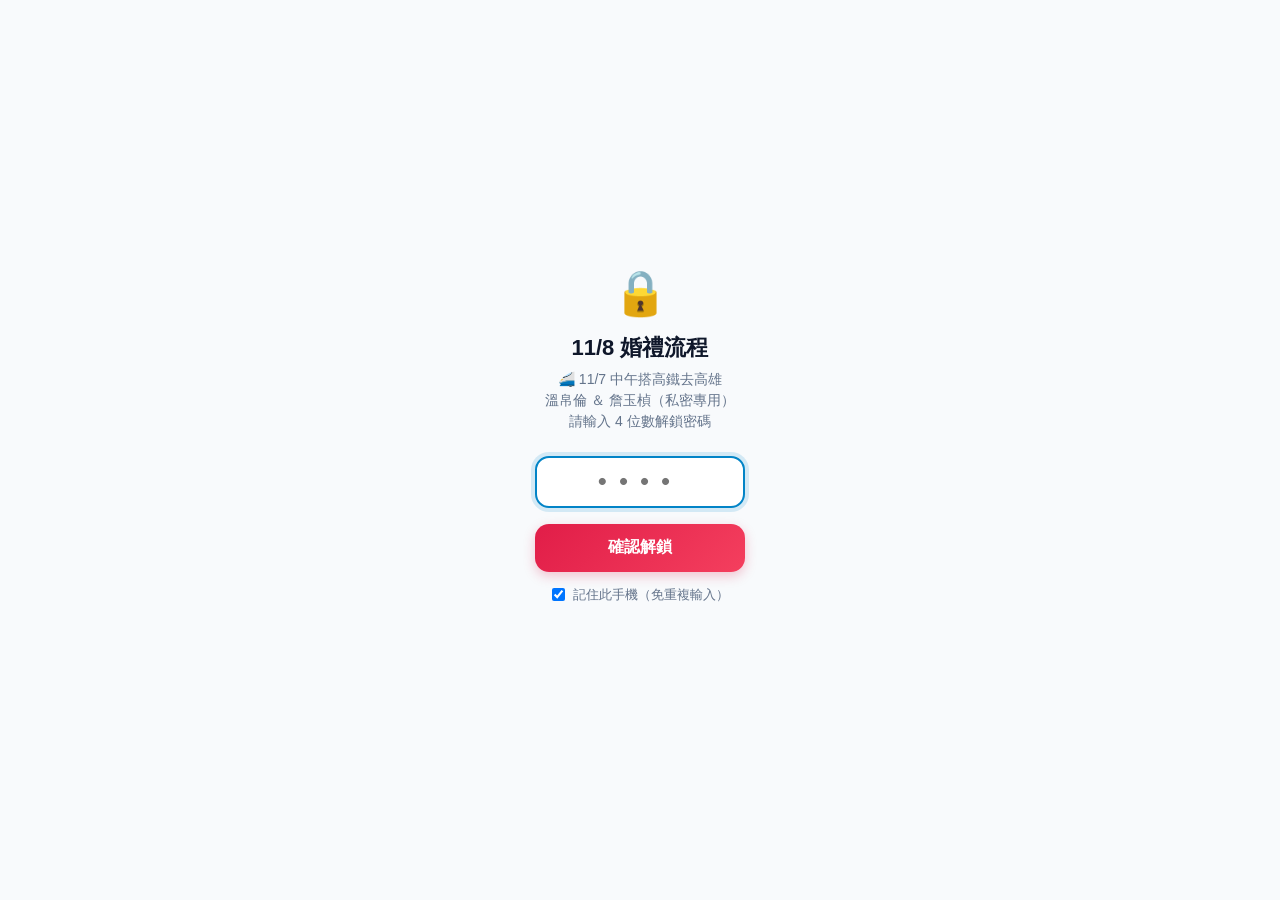
<file: plan-1101.html>
<!DOCTYPE html>
<html lang="zh-TW">
<head>
  <meta charset="UTF-8">
  <meta name="viewport" content="width=device-width, initial-scale=1.0, maximum-scale=1.0, user-scalable=no, viewport-fit=cover">
  <meta name="robots" content="noindex, nofollow, noarchive">
  <meta name="apple-mobile-web-app-capable" content="yes">
  <meta name="apple-mobile-web-app-status-bar-style" content="default">
  <meta name="apple-mobile-web-app-title" content="11/8婚禮流程">
  <link rel="apple-touch-icon" href="apple-touch-icon.png">
  <link rel="apple-touch-icon" sizes="180x180" href="apple-touch-icon.png">
  <link rel="icon" type="image/png" href="apple-touch-icon.png">
  <meta name="theme-color" content="#f8fafc">
  <title>11/8 婚禮流程 (11/7 中午搭高鐵去高雄)</title>
  <style>
    :root {
      --bg: #f8fafc;
      --card-bg: #ffffff;
      --card-border: #e2e8f0;
      --text: #1e293b;
      --subtext: #64748b;
      --accent: #e11d48;
      --rose: #f43f5e;
      --gold: #d97706;
      --blue: #0284c7;
      --green: #059669;
      --purple: #7c3aed;
      --tag-bg: #fff1f2;
      --tag-color: #e11d48;
      --tag-border: #fecdd3;
      --shadow-sm: 0 1px 3px rgba(0,0,0,0.05), 0 1px 2px rgba(0,0,0,0.04);
      --shadow-md: 0 4px 6px -1px rgba(0,0,0,0.07), 0 2px 4px -2px rgba(0,0,0,0.05);
    }
    * { box-sizing: border-box; margin: 0; padding: 0; font-family: -apple-system, BlinkMacSystemFont, "SF Pro Display", "SF Pro Text", "Segoe UI", Roboto, sans-serif; -webkit-tap-highlight-color: transparent; }
    body { background-color: var(--bg); color: var(--text); min-height: 100vh; padding: 16px; padding-top: max(16px, env(safe-area-inset-top)); padding-bottom: max(50px, env(safe-area-inset-bottom)); }

    /* 鎖定頁面 */
    #lock-screen {
      position: fixed; top: 0; left: 0; width: 100vw; height: 100vh;
      background: #f8fafc; z-index: 9999;
      display: flex; flex-direction: column; align-items: center; justify-content: center;
      padding: 24px;
    }
    .lock-icon { font-size: 44px; margin-bottom: 14px; }
    .lock-title { font-size: 22px; font-weight: 800; margin-bottom: 6px; color: #0f172a; }
    .lock-desc { font-size: 14px; color: var(--subtext); margin-bottom: 24px; text-align: center; line-height: 1.5; }
    .pin-input {
      width: 210px; height: 52px; font-size: 26px; text-align: center; letter-spacing: 12px;
      border: 2px solid #cbd5e1; background: #ffffff; color: #0f172a;
      border-radius: 14px; outline: none; margin-bottom: 16px; box-shadow: var(--shadow-sm);
      transition: all 0.2s ease;
    }
    .pin-input:focus { border-color: var(--blue); box-shadow: 0 0 0 4px rgba(2, 132, 199, 0.15); }
    .unlock-btn {
      width: 210px; height: 48px; border-radius: 14px; background: linear-gradient(135deg, #e11d48, #f43f5e);
      color: #fff; font-size: 16px; font-weight: 700; border: none; cursor: pointer;
      display: flex; align-items: center; justify-content: center; gap: 8px; box-shadow: 0 4px 12px rgba(225, 29, 72, 0.25);
    }
    .remember-wrap { display: flex; align-items: center; gap: 8px; margin-top: 14px; font-size: 13px; color: var(--subtext); }
    .error-msg { color: var(--accent); font-size: 13px; margin-top: 12px; min-height: 18px; font-weight: 600; }

    /* 主要內容 */
    #main-content { display: none; }

    .top-nav { display: flex; justify-content: space-between; align-items: center; margin-bottom: 14px; }
    .lock-btn {
      font-size: 12px; font-weight: 600; color: var(--subtext); background: #ffffff;
      border: 1px solid var(--card-border); border-radius: 8px; padding: 6px 12px; cursor: pointer;
      box-shadow: var(--shadow-sm);
    }

    .header-card {
      background: linear-gradient(135deg, #fff7ed 0%, #fff1f2 50%, #ffffff 100%);
      border: 1px solid #fed7aa;
      border-radius: 20px; padding: 20px; margin-bottom: 16px;
      box-shadow: var(--shadow-md);
    }
    .h-title { font-size: 23px; font-weight: 800; color: #0f172a; margin-bottom: 4px; letter-spacing: -0.5px; }
    .h-hsr { font-size: 13px; font-weight: 700; color: #c2410c; background: #ffedd5; display: inline-block; padding: 3px 10px; border-radius: 8px; margin-bottom: 10px; }
    .hsr-box {
      background: #ffffff;
      border: 1px dashed #fb923c;
      border-radius: 12px;
      padding: 10px 14px;
      margin-bottom: 14px;
      font-size: 13px;
      line-height: 1.6;
      color: #9a3412;
      box-shadow: 0 1px 2px rgba(0,0,0,0.03);
    }
    .hsr-box-row { display: flex; align-items: center; justify-content: space-between; flex-wrap: wrap; gap: 4px; }
    .hsr-code { font-weight: 800; font-size: 15px; color: #ea580c; font-family: monospace; letter-spacing: 1px; }
    .h-meta { font-size: 13px; color: #475569; margin-bottom: 14px; display: flex; flex-direction: column; gap: 5px; line-height: 1.45; }
    .tags { display: flex; flex-wrap: wrap; gap: 6px; }
    .tag { font-size: 12px; padding: 4px 10px; border-radius: 10px; background: #f1f5f9; color: #475569; font-weight: 600; border: 1px solid #e2e8f0; }
    .tag.primary { background: var(--tag-bg); color: var(--tag-color); border: 1px solid var(--tag-border); font-weight: 700; }

    .sec-head {
      font-size: 16px; font-weight: 800; color: #0f172a;
      margin: 24px 0 12px 2px; display: flex; align-items: center; justify-content: space-between;
    }
    .sec-sub { font-size: 12px; color: var(--subtext); font-weight: normal; }

    /* 時間軸 */
    .timeline { position: relative; padding-left: 22px; }
    .timeline::before {
      content: ""; position: absolute; left: 7px; top: 8px; bottom: 8px;
      width: 2px; background: #e2e8f0;
    }
    .t-item { position: relative; margin-bottom: 12px; }
    .t-dot {
      position: absolute; left: -22px; top: 8px; width: 14px; height: 14px;
      border-radius: 50%; background: #ffffff; border: 3px solid var(--blue);
    }
    .t-dot.accent { border-color: var(--accent); background: var(--accent); }
    .t-dot.gold { border-color: var(--gold); }
    .t-dot.purple { border-color: var(--purple); }
    
    .t-card {
      background: var(--card-bg); border: 1px solid var(--card-border);
      border-radius: 14px; padding: 13px 15px; box-shadow: var(--shadow-sm);
    }
    .t-head { display: flex; justify-content: space-between; align-items: baseline; margin-bottom: 4px; }
    .t-time { font-size: 16px; font-weight: 800; color: var(--blue); font-variant-numeric: tabular-nums; }
    .t-time.accent { color: var(--accent); }
    .t-time.gold { color: var(--gold); }
    .t-title { font-size: 15px; font-weight: 700; color: #0f172a; }
    .t-desc { font-size: 13px; color: #475569; line-height: 1.5; }
    .t-note { font-size: 12px; color: #b45309; margin-top: 5px; line-height: 1.4; background: #fef3c7; padding: 4px 8px; border-radius: 6px; display: inline-block; }

    /* 車隊清單卡片 */
    .fleet-card {
      background: var(--card-bg); border: 1px solid var(--card-border);
      border-radius: 16px; padding: 14px 16px; margin-top: 10px; box-shadow: var(--shadow-sm);
    }
    .fleet-row {
      display: flex; flex-direction: column; gap: 3px; padding: 11px 0;
      border-bottom: 1px solid #f1f5f9; font-size: 13px; line-height: 1.45;
    }
    .fleet-row:last-child { border-bottom: none; }
    .fleet-car-title { font-weight: 800; color: #0f172a; display: flex; align-items: center; gap: 6px; }
    .fleet-info { color: #334155; font-size: 13px; padding-left: 2px; }

    /* 核對清單 */
    .check-card {
      background: var(--card-bg); border: 1px solid var(--card-border);
      border-radius: 16px; padding: 14px 16px; margin-top: 10px; box-shadow: var(--shadow-sm);
    }
    .c-item {
      display: flex; align-items: flex-start; gap: 12px; padding: 11px 0;
      border-bottom: 1px solid #f1f5f9; font-size: 13px; line-height: 1.5; color: #334155;
      cursor: pointer; user-select: none;
    }
    .c-item:last-child { border-bottom: none; }
    .c-item.done { text-decoration: line-through; color: #94a3b8; }
    .c-checkbox {
      width: 20px; height: 20px; border-radius: 6px; border: 2px solid #cbd5e1;
      display: flex; align-items: center; justify-content: center; flex-shrink: 0; margin-top: 1px;
      background: #ffffff; transition: all 0.15s ease;
    }
    .c-item.done .c-checkbox { background: var(--green); border-color: var(--green); }
    .c-item.done .c-checkbox::after { content: "✓"; color: #ffffff; font-size: 12px; font-weight: 900; }
  </style>
</head>
<body>

  <!-- 解鎖畫面 -->
  <div id="lock-screen">
    <div class="lock-icon">🔒</div>
    <div class="lock-title">11/8 婚禮流程</div>
    <div class="lock-desc">🚄 11/7 中午搭高鐵去高雄<br>溫帛倫 ＆ 詹玉楨（私密專用）<br>請輸入 4 位數解鎖密碼</div>
    <input type="password" id="pin-code" class="pin-input" maxlength="4" pattern="[0-9]*" inputmode="numeric" placeholder="••••" autofocus>
    <button class="unlock-btn" onclick="checkPin()">確認解鎖</button>
    <label class="remember-wrap">
      <input type="checkbox" id="remember-me" checked> 記住此手機（免重複輸入）
    </label>
    <div id="err-text" class="error-msg"></div>
  </div>

  <!-- 解鎖後主要內容 -->
  <div id="main-content">
    <div class="top-nav">
      <span style="font-size: 12px; color: var(--subtext);">MR.Q WEDDING</span>
      <button class="lock-btn" onclick="relock()">重新上鎖 🔒</button>
    </div>

    <!-- 頂部資訊卡 -->
    <div class="header-card">
      <div class="h-title">11/8 婚禮流程</div>
      <div><span class="h-hsr">🚄 11/7 中午搭高鐵去高雄</span></div>

      <!-- 高鐵去程票務速查備忘 -->
      <div class="hsr-box">
        <div class="hsr-box-row">
          <span><strong>🚄 去程車次：</strong>1225（南港 12:40 - 左營 14:30）</span>
        </div>
        <div class="hsr-box-row">
          <span><strong>💺 座位車廂：</strong>標準車廂 (3 車 3A)</span>
          <span><strong>🎫 訂位代號：</strong><span class="hsr-code">01987334</span></span>
        </div>
      </div>

      <div class="h-meta">
        <div>👰 <strong>新娘</strong>：詹玉楨 ｜ 🤵 <strong>新郎</strong>：溫帛倫</div>
        <div>👨‍👩‍👧 <strong>男方父母</strong>：溫增龍、李美鳳 ｜ <strong>女方父母</strong>：詹順揚、邱莉芬</div>
        <div>📅 2026/11/08（日） ｜ 🪑 桌數：14 桌 ｜ 禮服：白紗＋龍鳳褂</div>
        <div>📍 <strong>宴客地點</strong>：阿海餐廳（高雄市美濃區新興街 2-5 號）</div>
      </div>
      <div class="tags">
        <span class="tag primary">總召：劉芳伶</span>
        <span class="tag">開門禮：劉宬鋼</span>
        <span class="tag">放鞭炮：劉彥岐哥</span>
        <span class="tag">小管家 / 伴郎伴娘 2 對</span>
      </div>
    </div>

    <!-- 時間軸 -->
    <div class="sec-head">
      <span>⏱️ 一日總時間軸</span>
      <span class="sec-sub">按時序進行</span>
    </div>

    <div class="timeline">
      <!-- 晨間開妝 -->
      <div class="t-item">
        <div class="t-dot"></div>
        <div class="t-card">
          <div class="t-head">
            <span class="t-time">06:00</span>
            <span class="t-title">女方開妝</span>
          </div>
          <div class="t-desc">
            06:00-09:00 新娘<br>
            06:30-07:30 伴娘 (鄧)<br>
            07:00-08:00 媽媽 (莉芬)<br>
            08:00-09:00 伴娘 (晴)
          </div>
        </div>
      </div>

      <div class="t-item">
        <div class="t-dot"></div>
        <div class="t-card">
          <div class="t-head">
            <span class="t-time">06:30</span>
            <span class="t-title">男方開妝</span>
          </div>
          <div class="t-desc">
            06:30-07:30 媒人婆 ｜ 07:30-08:00 新郎<br>
            08:00-08:30 安 ｜ 08:30-09:30 媽媽 (美鳳) & 外婆
          </div>
        </div>
      </div>

      <!-- 攝影師開工 -->
      <div class="t-item">
        <div class="t-dot accent"></div>
        <div class="t-card" style="border-color: rgba(244,63,94,0.4);">
          <div class="t-head">
            <span class="t-time accent">08:00</span>
            <span class="t-title">攝影師出發前往男方家</span>
          </div>
          <div class="t-desc"><strong>郭伴郎與攝影師前往男方家</strong>開工拍攝</div>
        </div>
      </div>

      <!-- 迎娶出發 -->
      <div class="t-item">
        <div class="t-dot gold"></div>
        <div class="t-card">
          <div class="t-head">
            <span class="t-time gold">09:00</span>
            <span class="t-title">男方迎娶出發（6台車）</span>
          </div>
          <div class="t-desc">
            <strong>1車 (禮砲車)</strong>：駕駛 大溫 / 砲手 小劉董、<strong>攝影師</strong><br>
            <strong>2車 (新娘車)</strong>：駕駛 安安 / 乘客 淑惠、倫 (新郎)
          </div>
          <div class="t-note">※ 完整車隊配置可見下方專屬清單</div>
        </div>
      </div>

      <!-- 迎娶闖關與拜別 -->
      <div class="t-item">
        <div class="t-dot accent"></div>
        <div class="t-card" style="border-color: rgba(244,63,94,0.4);">
          <div class="t-head">
            <span class="t-time accent">09:30</span>
            <span class="t-title">迎娶遊戲 ＆ 拜別父母</span>
          </div>
          <div class="t-desc">女方家抵達 ➔ 闖關互動遊戲 ➔ 溫馨拜別岳父順揚、岳母莉芬 ➔ 蓋頭紗擲扇出閣</div>
        </div>
      </div>

      <!-- 返程 -->
      <div class="t-item">
        <div class="t-dot gold"></div>
        <div class="t-card">
          <div class="t-head">
            <span class="t-time gold">10:20</span>
            <span class="t-title">迎娶車隊返程</span>
          </div>
          <div class="t-desc">
            <strong>1車 (禮砲車)</strong>：大溫 / 小劉董、攝影師<br>
            <strong>2車 (新娘車)</strong>：安安 / 淑惠、新郎、新娘
          </div>
        </div>
      </div>

      <!-- 進男方家 -->
      <div class="t-item">
        <div class="t-dot"></div>
        <div class="t-card">
          <div class="t-head">
            <span class="t-time">10:55</span>
            <span class="t-title">開車門（開門：劉宬鋼）</span>
          </div>
          <div class="t-desc">抵達男方家，開門禮摸蘋果/橘子</div>
        </div>
      </div>

      <div class="t-item">
        <div class="t-dot accent"></div>
        <div class="t-card">
          <div class="t-head">
            <span class="t-time accent">11:00</span>
            <span class="t-title">進新房</span>
          </div>
          <div class="t-desc">新人入新房、坐同心椅、掀頭紗、親友合照</div>
        </div>
      </div>

      <!-- 餐廳迎接 -->
      <div class="t-item">
        <div class="t-dot"></div>
        <div class="t-card">
          <div class="t-head">
            <span class="t-time">11:30</span>
            <span class="t-title">男方於餐廳放鞭炮迎接親家</span>
          </div>
          <div class="t-desc">放鞭炮人員：<strong>劉彥岐哥</strong> ｜ 阿海餐廳抵達迎賓</div>
        </div>
      </div>

      <!-- 喜宴迎賓 -->
      <div class="t-item">
        <div class="t-dot"></div>
        <div class="t-card">
          <div class="t-head">
            <span class="t-time">11:30 - 12:20</span>
            <span class="t-title">迎賓時間 ＆ 音樂暖場</span>
          </div>
          <div class="t-desc">播放新人 Spotify 背景曲、婚紗 MV 輪播、賓客入席</div>
        </div>
      </div>

      <div class="t-item">
        <div class="t-dot"></div>
        <div class="t-card">
          <div class="t-head">
            <span class="t-time">12:20 - 12:30</span>
            <span class="t-title">入席提醒 ＆ 主持人開場</span>
          </div>
          <div class="t-desc">12:20 提醒賓客入席 ➔ 12:25 主持人開場、進場人員門口定位</div>
        </div>
      </div>

      <!-- 第一次進場 -->
      <div class="t-item">
        <div class="t-dot accent"></div>
        <div class="t-card" style="border-color: rgba(244,63,94,0.4);">
          <div class="t-head">
            <span class="t-time accent">12:30 - 12:40</span>
            <span class="t-title">第一次進場（西式白紗）</span>
          </div>
          <div class="t-desc">
            播開場 MV ➔ <strong>進場順序：</strong><br>
            1. 男方主婚人 (溫增龍、李美鳳) 入席<br>
            2. 伴郎伴娘 2 對進場<br>
            3. 新郎 ＋ 莉芬媽媽 (女方) ➔ 至紅毯中間點<br>
            4. 新娘 ＋ 順揚爸爸 (女方) ➔ 交手儀式<br>
            5. 女方主婚人入席<br>
            6. 新人持捧花上舞台
          </div>
          <div class="t-note">小管家安排引導 ｜ 音樂：1 進場曲 / 2 新人進場曲</div>
        </div>
      </div>

      <!-- 交換婚戒與開席 -->
      <div class="t-item">
        <div class="t-dot accent"></div>
        <div class="t-card">
          <div class="t-head">
            <span class="t-time accent">12:40 - 12:45</span>
            <span class="t-title">交換婚戒</span>
          </div>
          <div class="t-desc">遞戒指人員：<strong>浩庭拿戒指</strong></div>
        </div>
      </div>

      <div class="t-item">
        <div class="t-dot"></div>
        <div class="t-card">
          <div class="t-head">
            <span class="t-time">12:45 - 12:50</span>
            <span class="t-title">舉杯答謝 ＆ 服務生上菜</span>
          </div>
          <div class="t-desc">雙方主婚人上台共同舉杯（工作人員遞酒）➔ 宴會正式上菜</div>
        </div>
      </div>

      <div class="t-item">
        <div class="t-dot"></div>
        <div class="t-card">
          <div class="t-head">
            <span class="t-time">12:50 - 13:00</span>
            <span class="t-title">新人主桌用餐</span>
          </div>
          <div class="t-desc">新人在主桌稍作休息用餐</div>
        </div>
      </div>

      <!-- 換二進服裝 -->
      <div class="t-item">
        <div class="t-dot gold"></div>
        <div class="t-card">
          <div class="t-head">
            <span class="t-time gold">13:00 - 13:30</span>
            <span class="t-title">新娘更衣換造型</span>
          </div>
          <div class="t-desc">換穿第二套禮服（龍鳳褂）</div>
        </div>
      </div>

      <!-- 第二次進場 -->
      <div class="t-item">
        <div class="t-dot accent"></div>
        <div class="t-card" style="border-color: rgba(244,63,94,0.4);">
          <div class="t-head">
            <span class="t-time accent">13:30 - 13:50</span>
            <span class="t-title">第二次進場（龍鳳褂）</span>
          </div>
          <div class="t-desc">播放成長 MV ➔ 新人二進：<strong>逐桌派代表猜拳互動</strong></div>
        </div>
      </div>

      <!-- 小活動 -->
      <div class="t-item">
        <div class="t-dot accent"></div>
        <div class="t-card">
          <div class="t-head">
            <span class="t-time accent">13:50 - 14:00</span>
            <span class="t-title">互動小活動：抽現金 💸</span>
          </div>
          <div class="t-desc">舞台小活動時間</div>
        </div>
      </div>

      <!-- 逐桌敬酒 -->
      <div class="t-item">
        <div class="t-dot"></div>
        <div class="t-card">
          <div class="t-head">
            <span class="t-time">14:00 - 14:20</span>
            <span class="t-title">逐桌敬酒（共 14 桌）</span>
          </div>
          <div class="t-desc">新人與雙方主婚人逐桌敬酒致意（播放 Spotify 背景曲）</div>
        </div>
      </div>

      <!-- 送客合照 -->
      <div class="t-item">
        <div class="t-dot accent"></div>
        <div class="t-card" style="border-color: rgba(244,63,94,0.4);">
          <div class="t-head">
            <span class="t-time accent">14:20 - 15:00</span>
            <span class="t-title">喜宴圓滿 ＆ 送客合照</span>
          </div>
          <div class="t-desc">新人至送客區就位，與全體親友合照留念</div>
        </div>
      </div>
    </div>

    <!-- 迎娶車隊配置對照表 -->
    <div class="sec-head">
      <span>🚗 迎娶車隊配置表（去程 ➔ 返程）</span>
    </div>
    <div class="fleet-card">
      <div class="fleet-row">
        <div class="fleet-car-title">🚘 1 車（禮砲車）</div>
        <div class="fleet-info">
          駕駛：大溫 ｜ 砲手：小劉董、<strong>攝影師</strong><br>
          <span style="color: var(--subtext); font-size: 12px;">（去程 09:00 / 返程 10:20 同乘）</span>
        </div>
      </div>

      <div class="fleet-row">
        <div class="fleet-car-title">🚘 2 車（新娘車）</div>
        <div class="fleet-info">
          駕駛：安安<br>
          去程乘員：淑惠、倫 (新郎)<br>
          <strong>返程乘員：淑惠、新郎、新娘</strong>
        </div>
      </div>

      <div class="fleet-row">
        <div class="fleet-car-title">🚘 3 車</div>
        <div class="fleet-info">
          駕駛：承軒（安同學） ｜ 乘客：美秀（大姨）
        </div>
      </div>

      <div class="fleet-row">
        <div class="fleet-car-title">🚘 4 車</div>
        <div class="fleet-info">
          駕駛：宏宏 ｜ 乘客：媒人婆
        </div>
      </div>

      <div class="fleet-row">
        <div class="fleet-car-title">🚘 5 車</div>
        <div class="fleet-info">
          駕駛：小吳<br>
          去程：郭伴郎（1人）<br>
          <strong>返程：郭伴郎、伴娘(鄧)、伴郎女友</strong>
        </div>
      </div>

      <div class="fleet-row">
        <div class="fleet-car-title">🚘 6 車</div>
        <div class="fleet-info">
          駕駛：勵<br>
          去程：黃伴郎（1人）<br>
          <strong>返程：黃伴郎、伴娘(徐)</strong>
        </div>
      </div>
    </div>

    <!-- 現場重點核對（可直接打勾） -->
    <div class="sec-head">
      <span>🔍 現場重點核對（可點擊打勾）</span>
    </div>
    <div class="check-card">
      <div class="c-item" onclick="toggleCheck(this, 1)">
        <div class="c-checkbox"></div>
        <div><strong>08:00 攝影動線：</strong><br>郭伴郎＋攝影師前往男方家拍開妝花絮、迎娶出發（搭乘 1 車禮砲車）。</div>
      </div>
      <div class="c-item" onclick="toggleCheck(this, 2)">
        <div class="c-checkbox"></div>
        <div><strong>09:30 女方家拜別儀式：</strong><br>闖關遊戲 ➔ 拜別岳父詹順揚、岳母邱莉芬 ➔ 擲扇上車。</div>
      </div>
      <div class="c-item" onclick="toggleCheck(this, 3)">
        <div class="c-checkbox"></div>
        <div><strong>10:55 ~ 11:00 入新房流程：</strong><br>開車門：劉宬鋼 ➔ 入新房坐椅子掀頭紗。</div>
      </div>
      <div class="c-item" onclick="toggleCheck(this, 4)">
        <div class="c-checkbox"></div>
        <div><strong>11:30 餐廳迎接放炮：</strong><br>放鞭炮迎接親家：劉彥岐哥。</div>
      </div>
      <div class="c-item" onclick="toggleCheck(this, 5)">
        <div class="c-checkbox"></div>
        <div><strong>12:30 一進交手特殊動線：</strong><br>新郎＋女方莉芬媽媽走至紅毯中點 ➔ 新娘＋順揚爸爸進場交手 ➔ 浩庭拿婚戒交換。</div>
      </div>
      <div class="c-item" onclick="toggleCheck(this, 6)">
        <div class="c-checkbox"></div>
        <div><strong>13:30 二進活動：</strong><br>逐桌派代表猜拳進場 ➔ 抽現金活動。</div>
      </div>
    </div>
  </div>

  <script>
    // SHA256 of 0310
    const TARGET_HASH = "408a5ee676694af19215cb22b2cd871e39c693f907933583ece00eda8d73ee16";

    async function sha256(str) {
      const buf = await crypto.subtle.digest("SHA-256", new TextEncoder().encode(str));
      return Array.from(new Uint8Array(buf)).map(b => b.toString(16).padStart(2, '0')).join('');
    }

    async function checkPin() {
      const pin = document.getElementById("pin-code").value;
      const err = document.getElementById("err-text");
      const hash = await sha256(pin);
      if (hash === TARGET_HASH) {
        if (document.getElementById("remember-me").checked) {
          localStorage.setItem("auth_wedding", hash);
        }
        unlock();
      } else {
        err.innerText = "密碼不正確，請重新輸入";
        document.getElementById("pin-code").value = "";
      }
    }

    function unlock() {
      document.getElementById("lock-screen").style.display = "none";
      document.getElementById("main-content").style.display = "block";
      loadChecks();
    }

    function relock() {
      localStorage.removeItem("auth_wedding");
      location.reload();
    }

    function toggleCheck(el, id) {
      el.classList.toggle("done");
      const done = el.classList.contains("done");
      localStorage.setItem("check_w_" + id, done ? "1" : "0");
    }

    function loadChecks() {
      [1, 2, 3, 4, 5, 6].forEach(id => {
        if (localStorage.getItem("check_w_" + id) === "1") {
          const items = document.querySelectorAll(".c-item");
          if (items[id - 1]) items[id - 1].classList.add("done");
        }
      });
    }

    window.onload = function() {
      if (localStorage.getItem("auth_wedding") === TARGET_HASH) {
        unlock();
      }
      document.getElementById("pin-code").addEventListener("keyup", function(e) {
        if (this.value.length === 4) {
          checkPin();
        }
      });
    };
  </script>
</body>
</html>
</file>
